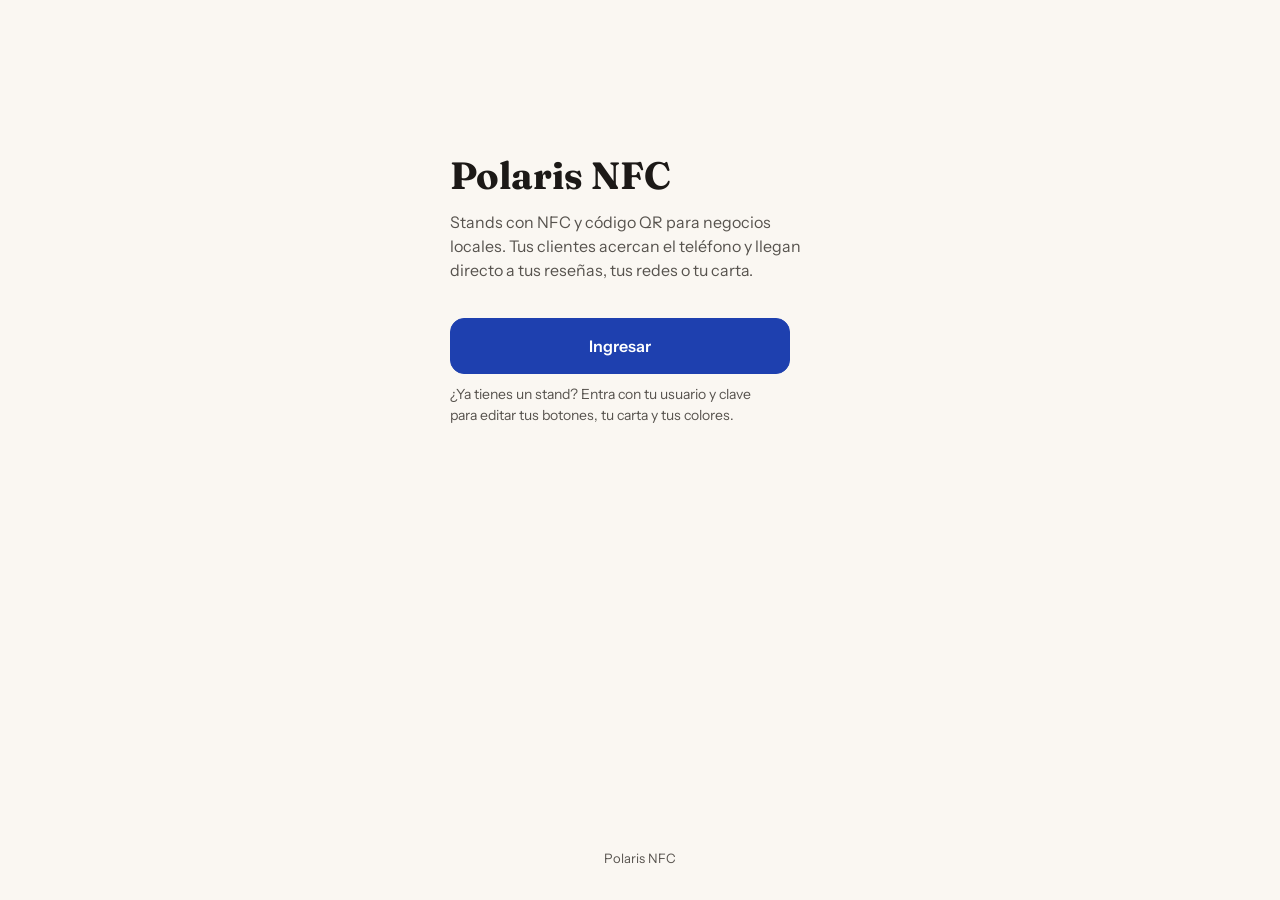
<file: index.html>
<!DOCTYPE html>
<html lang="es">
<head>
<meta charset="UTF-8">
<meta name="viewport" content="width=device-width, initial-scale=1">
<meta name="theme-color" content="#faf7f2">
<title>Polaris NFC</title>
<link rel="preconnect" href="https://fonts.googleapis.com">
<link rel="preconnect" href="https://fonts.gstatic.com" crossorigin>
<link rel="stylesheet" href="https://fonts.googleapis.com/css2?family=Fraunces:opsz,wght@9..144,600;9..144,700&family=Instrument+Sans:wght@400;500;600&display=swap" media="print" onload="this.media='all'">
<link rel="stylesheet" href="public.css">
<style>
  .id { text-align: center; }
  .avatar { width: 104px; height: 104px; border-radius: 50%; object-fit: cover; display: block; margin: 0 auto 18px; background: var(--accent-soft); box-shadow: 0 0 0 4px var(--bg), 0 0 0 6px var(--accent); }
  .avatar.ph { display: flex; align-items: center; justify-content: center; color: var(--accent-ink); font: 700 44px var(--serif); }
  .id h1 { font-family: var(--serif); font-weight: 700; font-size: clamp(28px, 8vw, 34px); line-height: 1.1; letter-spacing: -.01em; overflow-wrap: anywhere; }
  .id .bio { color: var(--muted); font-size: 15px; margin: 10px auto 0; max-width: 32ch; overflow-wrap: anywhere; }

  .links { display: flex; flex-direction: column; gap: 12px; margin-top: 32px; }
  .link { display: flex; align-items: center; justify-content: center; text-align: center; min-height: 56px; padding: 14px 18px; border-radius: 14px; background: var(--surface); color: var(--text); border: 1px solid var(--line); text-decoration: none; font-weight: 600; font-size: 16px; overflow-wrap: anywhere; transition: border-color .15s, transform .1s; }
  .link:hover { border-color: var(--accent-ink); }
  .link:active { transform: scale(.985); }
  /* El primer botón es la acción principal del negocio (casi siempre la reseña): lleva el color de acento */
  .link.primary { background: var(--accent); color: var(--on-accent); border-color: var(--accent); }
  .link.primary:hover { border-color: var(--text); }
  .link.off { border-style: dashed; cursor: default; } /* solo en la vista previa: botón con enlace incompleto */

  /* Acceso a la carta: usa la línea de puntos, igual que dentro de la carta */
  .carta-link { display: flex; align-items: center; gap: 10px; min-height: 56px; padding: 14px 18px; margin-top: 4px; border-radius: 14px; background: var(--accent-soft); color: var(--text); text-decoration: none; transition: transform .1s; }
  .carta-link .t { font: 700 19px var(--serif); }
  .carta-link .v { font-weight: 600; color: var(--text); } /* sobre el fondo suave, el acento no siempre llega a 4.5:1 */
  .carta-link:hover .v { text-decoration: underline; text-underline-offset: 3px; }
  .carta-link:active { transform: scale(.985); }
  .carta-link .dots { border-color: var(--accent-ink); opacity: .45; }

  .redirect-note { background: var(--surface); border: 1px dashed var(--line); border-radius: 14px; padding: 18px; margin-top: 28px; text-align: center; color: var(--muted); font-size: 14px; overflow-wrap: anywhere; }
  .landing h1 { font-family: var(--serif); font-size: 38px; font-weight: 700; line-height: 1.05; }
  .landing p { color: var(--muted); margin-top: 14px; font-size: 16px; max-width: 34ch; }
  .landing .enter { margin-top: 36px; max-width: 340px; }
  .landing .enter .link { justify-content: center; }
  .landing .enter-hint { font-size: 14px; margin-top: 10px; }
</style>
</head>
<body>
<main class="shell" id="app" aria-live="polite">
  <p class="loading">Cargando perfil…</p>
</main>

<script src="shared.js"></script>
<script>
const { esc, safeHttps, safeImg, initial, applyTheme, getProfile } = POLARIS;
const params = new URLSearchParams(location.search);
const id = params.get('id');
const PREVIEW = params.get('preview') === '1';   // usado por la vista previa del editor
const app = document.getElementById('app');

// Si la foto no carga, muestra la inicial del negocio
function fallbackImg(el) {
  const d = document.createElement('div');
  d.className = 'avatar ph'; d.setAttribute('aria-hidden', 'true');
  d.textContent = el.dataset.initial || '?';
  el.replaceWith(d);
}

function stateCard(title, text, action = '') {
  app.innerHTML = `<div class="state"><h1>${esc(title)}</h1><p>${esc(text)}</p>${action}</div>
    <footer class="foot"><a href="./">Polaris NFC</a></footer>`;
}

function render(p, pid) {
  applyTheme(p.theme);

  // Redirección directa: en la página real se va de inmediato; en la vista previa solo se avisa
  if (p.direct_url && p.direct_url.trim()) {
    const dest = safeHttps(p.direct_url);
    if (PREVIEW) {
      app.innerHTML = `<div class="state"><h1>${esc(p.name || 'Sin nombre')}</h1></div>
        <p class="redirect-note">${dest ? `Este stand lleva directo a:<br><b>${esc(dest)}</b>` : 'El enlace de redirección no es válido.'}</p>`;
      return;
    }
    if (!dest) return stateCard('Enlace no válido', 'Este stand tiene un enlace que no es seguro.');
    location.replace(dest);
    return;
  }

  document.title = p.name || 'Polaris NFC';
  const img = safeImg(p.image), ini = initial(p.name);
  const links = (p.links || []).filter(l => l && l.text && (PREVIEW || safeHttps(l.url)));
  const hasMenu = p.menu && (p.menu.categories || []).some(c => (c.items || []).length);

  app.innerHTML = `
    <header class="id">
      ${img
        ? `<img src="${esc(img)}" class="avatar" width="104" height="104" alt="" fetchpriority="high" data-initial="${esc(ini)}" onerror="fallbackImg(this)">`
        : `<div class="avatar ph" aria-hidden="true">${esc(ini)}</div>`}
      <h1>${esc(p.name || 'Sin nombre')}</h1>
      ${p.bio ? `<p class="bio">${esc(p.bio)}</p>` : ''}
    </header>
    <nav class="links" aria-label="Enlaces">
      ${links.map((l, i) => {
        const u = safeHttps(l.url), cls = 'link' + (i === 0 ? ' primary' : '');
        return u
          ? `<a class="${cls}" href="${esc(u)}" target="_blank" rel="noopener noreferrer">${esc(l.text)}<span class="sr"> (se abre en otra pestaña)</span></a>`
          : `<span class="${cls} off">${esc(l.text)}</span>`;
      }).join('')}
      ${hasMenu ? `<a class="carta-link" href="menu.html?id=${encodeURIComponent(pid || '')}"><span class="t">Carta</span><span class="dots" aria-hidden="true"></span><span class="v">Ver</span></a>` : ''}
    </nav>
    ${!links.length && !hasMenu ? '<p class="redirect-note">Este perfil todavía no tiene botones.</p>' : ''}
    <footer class="foot"><a href="./">Polaris NFC</a></footer>`;
}

function landing() {
  document.title = 'Polaris NFC';
  app.innerHTML = `
    <div class="landing" style="padding-top:12vh">
      <h1>Polaris NFC</h1>
      <p>Stands con NFC y código QR para negocios locales. Tus clientes acercan el teléfono y llegan directo a tus reseñas, tus redes o tu carta.</p>
      <div class="enter">
        <a class="link primary" href="admin.html">Ingresar</a>
        <p class="enter-hint">¿Ya tienes un stand? Entra con tu usuario y clave para editar tus botones, tu carta y tus colores.</p>
      </div>
    </div>
    <footer class="foot">Polaris NFC</footer>`;
}

async function load() {
  if (!id) return landing();
  try {
    const p = await getProfile(id);
    if (!p) return stateCard('Perfil no activo', 'Este stand todavía no está configurado.');
    render(p, id);
  } catch (e) {
    stateCard('No se pudo cargar', 'Revisa tu conexión a internet e intenta de nuevo.',
      '<div class="act"><button class="btn-plain" onclick="location.reload()">Reintentar</button></div>');
  }
}

if (PREVIEW) {
  // La vista previa recibe el borrador desde admin.html (mismo sitio) y no navega fuera
  addEventListener('message', e => {
    if (e.origin !== location.origin || e.source !== parent || !e.data || e.data.type !== 'polaris-preview') return;
    render(e.data.profile, e.data.id);
  });
  document.addEventListener('click', e => { if (e.target.closest('a')) e.preventDefault(); });
  parent.postMessage({ type: 'polaris-preview-ready', page: 'profile' }, location.origin === 'null' ? '*' : location.origin);
} else {
  load();
}
</script>
</body>
</html>
</file>
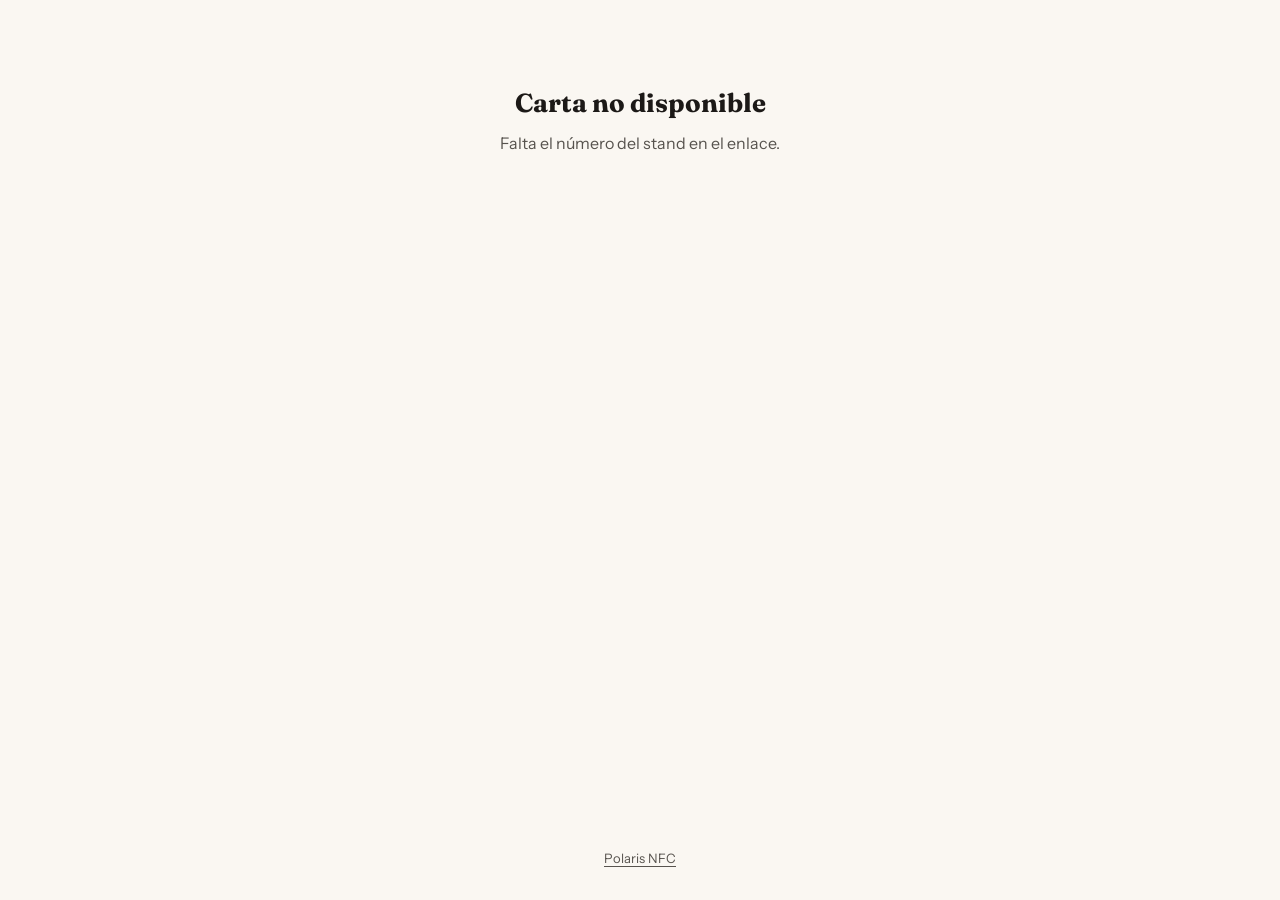
<file: menu.html>
<!DOCTYPE html>
<html lang="es">
<head>
<meta charset="UTF-8">
<meta name="viewport" content="width=device-width, initial-scale=1">
<meta name="theme-color" content="#faf7f2">
<title>Carta</title>
<link rel="preconnect" href="https://fonts.googleapis.com">
<link rel="preconnect" href="https://fonts.gstatic.com" crossorigin>
<link rel="stylesheet" href="https://fonts.googleapis.com/css2?family=Fraunces:ital,opsz,wght@0,9..144,600;0,9..144,700;1,9..144,500&family=Instrument+Sans:wght@400;500;600&display=swap" media="print" onload="this.media='all'">
<link rel="stylesheet" href="public.css">
<style>
  .shell { max-width: 560px; padding-top: 20px; }
  .back { display: inline-flex; align-items: center; gap: 6px; min-height: 44px; color: var(--muted); text-decoration: none; font-weight: 600; font-size: 14px; }
  .back:hover { color: var(--text); }

  .head { text-align: center; padding: 18px 0 26px; }
  .head h1 { font-family: var(--serif); font-weight: 700; font-size: clamp(30px, 9vw, 42px); line-height: 1.05; letter-spacing: -.01em; overflow-wrap: anywhere; }
  .head .sub { font-family: var(--serif); font-style: italic; font-weight: 500; color: var(--accent-ink); font-size: 19px; margin-top: 4px; }

  /* Pestañas de categoría: quedan fijas arriba al hacer scroll */
  .tabs { position: sticky; top: 0; z-index: 2; background: var(--bg); margin: 0 -20px; padding: 10px 20px; border-bottom: 1px solid var(--line); display: flex; gap: 6px; overflow-x: auto; scrollbar-width: none; }
  .tabs::-webkit-scrollbar { display: none; }
  .tabs a { flex: none; display: inline-flex; align-items: center; min-height: 40px; padding: 8px 14px; border-radius: 10px; color: var(--muted); text-decoration: none; font-weight: 600; font-size: 14px; white-space: nowrap; }
  .tabs a:hover { color: var(--text); background: var(--accent-soft); }
  .tabs a[aria-current="true"] { color: var(--on-accent); background: var(--accent); }

  section { scroll-margin-top: 72px; padding-top: 30px; }
  /* Título de categoría con filetes a los lados, como en una carta impresa */
  section h2 { display: flex; align-items: center; gap: 14px; font-family: var(--serif); font-weight: 700; font-size: 22px; text-align: center; margin-bottom: 8px; }
  section h2::before, section h2::after { content: ""; flex: 1; height: 1px; background: var(--line); }

  .items { list-style: none; }
  .item { padding: 14px 0; }
  .item + .item { border-top: 1px solid var(--line); }
  .row { display: flex; align-items: baseline; gap: 10px; }
  .name { font-weight: 600; font-size: 16px; overflow-wrap: anywhere; }
  .price { font-weight: 600; font-variant-numeric: tabular-nums; white-space: nowrap; color: var(--accent-ink); }
  .desc { color: var(--muted); font-size: 14px; margin-top: 3px; max-width: 46ch; overflow-wrap: anywhere; }
  .item.out .name, .item.out .price { color: var(--muted); text-decoration: line-through; }
  .tag { display: inline-block; margin-left: 8px; font-size: 12px; font-weight: 600; color: var(--muted); border: 1px solid var(--line); border-radius: 6px; padding: 0 6px; text-decoration: none; vertical-align: 2px; }
</style>
</head>
<body>
<main class="shell" id="app" aria-live="polite">
  <p class="loading">Cargando carta…</p>
</main>

<script src="shared.js"></script>
<script>
const { esc, applyTheme, getProfile, fmtPrice } = POLARIS;
const params = new URLSearchParams(location.search);
const id = params.get('id');
const PREVIEW = params.get('preview') === '1';
const app = document.getElementById('app');
const backHref = pid => 'index.html?id=' + encodeURIComponent(pid || '');
let observer;

function stateCard(title, text, action = '') {
  app.innerHTML = `<div class="state"><h1>${esc(title)}</h1><p>${esc(text)}</p>${action}</div><footer class="foot"><a href="./">Polaris NFC</a></footer>`;
}

function render(p, pid) {
  applyTheme(p.theme);
  const cats = ((p.menu && p.menu.categories) || []).filter(c => (c.items || []).length);
  const back = `<a class="back" href="${esc(backHref(pid))}"><span aria-hidden="true">←</span> Volver al perfil</a>`;
  if (!cats.length) {
    app.innerHTML = `${back}<div class="state"><h1>Carta en preparación</h1><p>Este negocio todavía no ha publicado su carta.</p></div>`;
    return;
  }
  document.title = 'Carta · ' + (p.name || '');
  app.innerHTML = `
    ${back}
    <header class="head"><h1>${esc(p.name || '')}</h1><p class="sub">Carta</p></header>
    ${cats.length > 1 ? `<nav class="tabs" aria-label="Categorías">${cats.map((c, i) => `<a href="#c${i}" data-i="${i}">${esc(c.name || 'Carta')}</a>`).join('')}</nav>` : ''}
    ${cats.map((c, i) => `
      <section id="c${i}" aria-labelledby="h${i}">
        <h2 id="h${i}">${esc(c.name || 'Carta')}</h2>
        <ul class="items">${c.items.map(it => `
          <li class="item${it.soldout ? ' out' : ''}">
            <div class="row">
              <span class="name">${esc(it.name)}</span>${it.soldout ? '<span class="tag">Agotado</span>' : ''}
              <span class="dots" aria-hidden="true"></span>
              <span class="price">${esc(fmtPrice(it.price))}</span>
            </div>
            ${it.desc ? `<p class="desc">${esc(it.desc)}</p>` : ''}
          </li>`).join('')}
        </ul>
      </section>`).join('')}
    <footer class="foot"><a href="./">Polaris NFC</a></footer>`;
  trackTabs();
}

// Marca la pestaña de la categoría que se está viendo
function trackTabs() {
  const tabs = [...document.querySelectorAll('.tabs a')];
  if (observer) observer.disconnect();
  if (!tabs.length) return;
  const set = i => tabs.forEach((t, j) => {
    if (j === i) {
      t.setAttribute('aria-current', 'true');
      const bar = t.parentElement, l = t.offsetLeft; // la barra es sticky, así que offsetLeft es relativo a ella
      if (l < bar.scrollLeft || l + t.offsetWidth > bar.scrollLeft + bar.clientWidth) bar.scrollLeft = l - 20;
    }
    else t.removeAttribute('aria-current');
  });
  set(0);
  observer = new IntersectionObserver(es => {
    const vis = es.filter(e => e.isIntersecting).sort((a, b) => a.boundingClientRect.top - b.boundingClientRect.top)[0];
    if (vis) set(+vis.target.id.slice(1));
  }, { rootMargin: '-80px 0px -60% 0px' });
  document.querySelectorAll('section[id^="c"]').forEach(s => observer.observe(s));
}

async function load() {
  if (!id) return stateCard('Carta no disponible', 'Falta el número del stand en el enlace.');
  try {
    const p = await getProfile(id);
    if (!p) return stateCard('Carta no disponible', 'Este stand todavía no está configurado.');
    render(p, id);
  } catch (e) {
    stateCard('No se pudo cargar la carta', 'Revisa tu conexión a internet e intenta de nuevo.',
      '<div class="act"><button class="btn-plain" onclick="location.reload()">Reintentar</button></div>');
  }
}

if (PREVIEW) {
  addEventListener('message', e => {
    if (e.origin !== location.origin || e.source !== parent || !e.data || e.data.type !== 'polaris-preview') return;
    render(e.data.profile, e.data.id);
  });
  // En la vista previa solo funcionan las pestañas (anclas internas)
  document.addEventListener('click', e => { const a = e.target.closest('a'); if (a && !a.getAttribute('href').startsWith('#')) e.preventDefault(); });
  parent.postMessage({ type: 'polaris-preview-ready', page: 'menu' }, location.origin === 'null' ? '*' : location.origin);
} else {
  load();
}
</script>
</body>
</html>
</file>
<file: public.css>
/* Estilos de las páginas públicas (perfil y carta). Los colores vienen del tema de cada negocio (shared.js). */
:root {
  --bg: #faf7f2; --surface: #ffffff; --text: #1c1917; --muted: #57534e; --line: #e3dbcf;
  --accent: #1e40af; --on-accent: #ffffff; --accent-ink: #1e40af; --accent-soft: #e6eaf3;
  --serif: "Fraunces", Georgia, "Times New Roman", serif;
  --sans: "Instrument Sans", -apple-system, BlinkMacSystemFont, "Segoe UI", Roboto, sans-serif;
  color-scheme: light;
}
* { box-sizing: border-box; margin: 0; padding: 0; }
html { -webkit-text-size-adjust: 100%; scroll-behavior: smooth; }
body { font-family: var(--sans); background: var(--bg); color: var(--text); min-height: 100vh; min-height: 100dvh; line-height: 1.5; }
a, button, summary, label[for] { cursor: pointer; }
:focus-visible { outline: 3px solid var(--accent-ink); outline-offset: 3px; border-radius: 6px; }
.sr { position: absolute; width: 1px; height: 1px; overflow: hidden; clip: rect(0 0 0 0); white-space: nowrap; }

/* Motivo de identidad: la línea de puntos de una carta impresa, que une nombre y precio */
.dots { flex: 1; min-width: 16px; border-bottom: 2px dotted var(--line); transform: translateY(-5px); }

.shell { width: 100%; max-width: 420px; margin: 0 auto; padding: 48px 20px 32px; display: flex; flex-direction: column; min-height: 100vh; min-height: 100dvh; }
.foot { margin-top: auto; padding-top: 40px; text-align: center; font-size: 13px; color: var(--muted); }
.foot a { color: inherit; text-underline-offset: 3px; }

.state { text-align: center; padding: 64px 8px 0; }
.state h1 { font-family: var(--serif); font-size: 26px; font-weight: 700; margin-bottom: 8px; }
.state p { color: var(--muted); }
.state .act { margin-top: 20px; }
.loading { color: var(--muted); text-align: center; padding-top: 80px; }

.btn-plain { display: inline-flex; align-items: center; justify-content: center; min-height: 44px; padding: 10px 18px; border-radius: 12px; border: 1px solid var(--line); background: var(--surface); color: var(--text); font: 600 15px var(--sans); text-decoration: none; }
.btn-plain:hover { border-color: var(--accent-ink); }

@media (prefers-reduced-motion: reduce) {
  html { scroll-behavior: auto; }
  *, *::before, *::after { transition: none !important; animation: none !important; }
}
</file>
